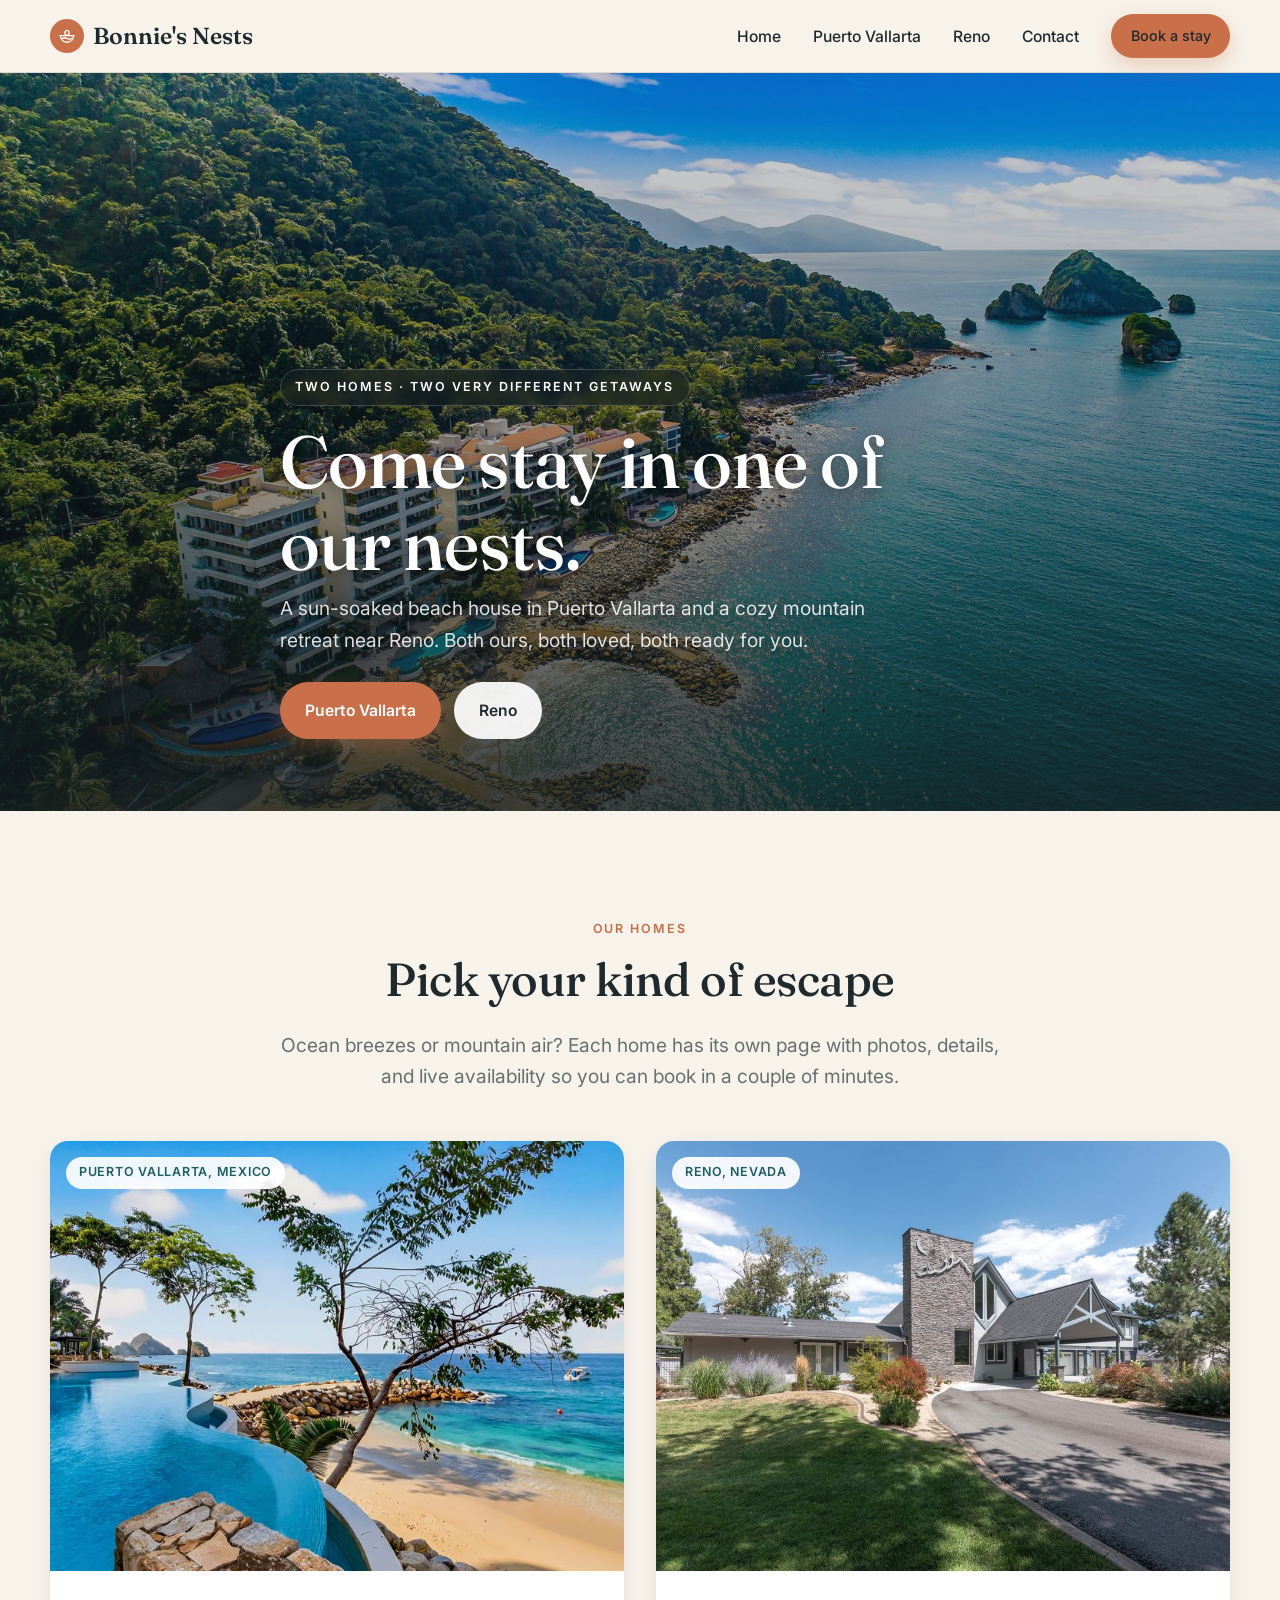
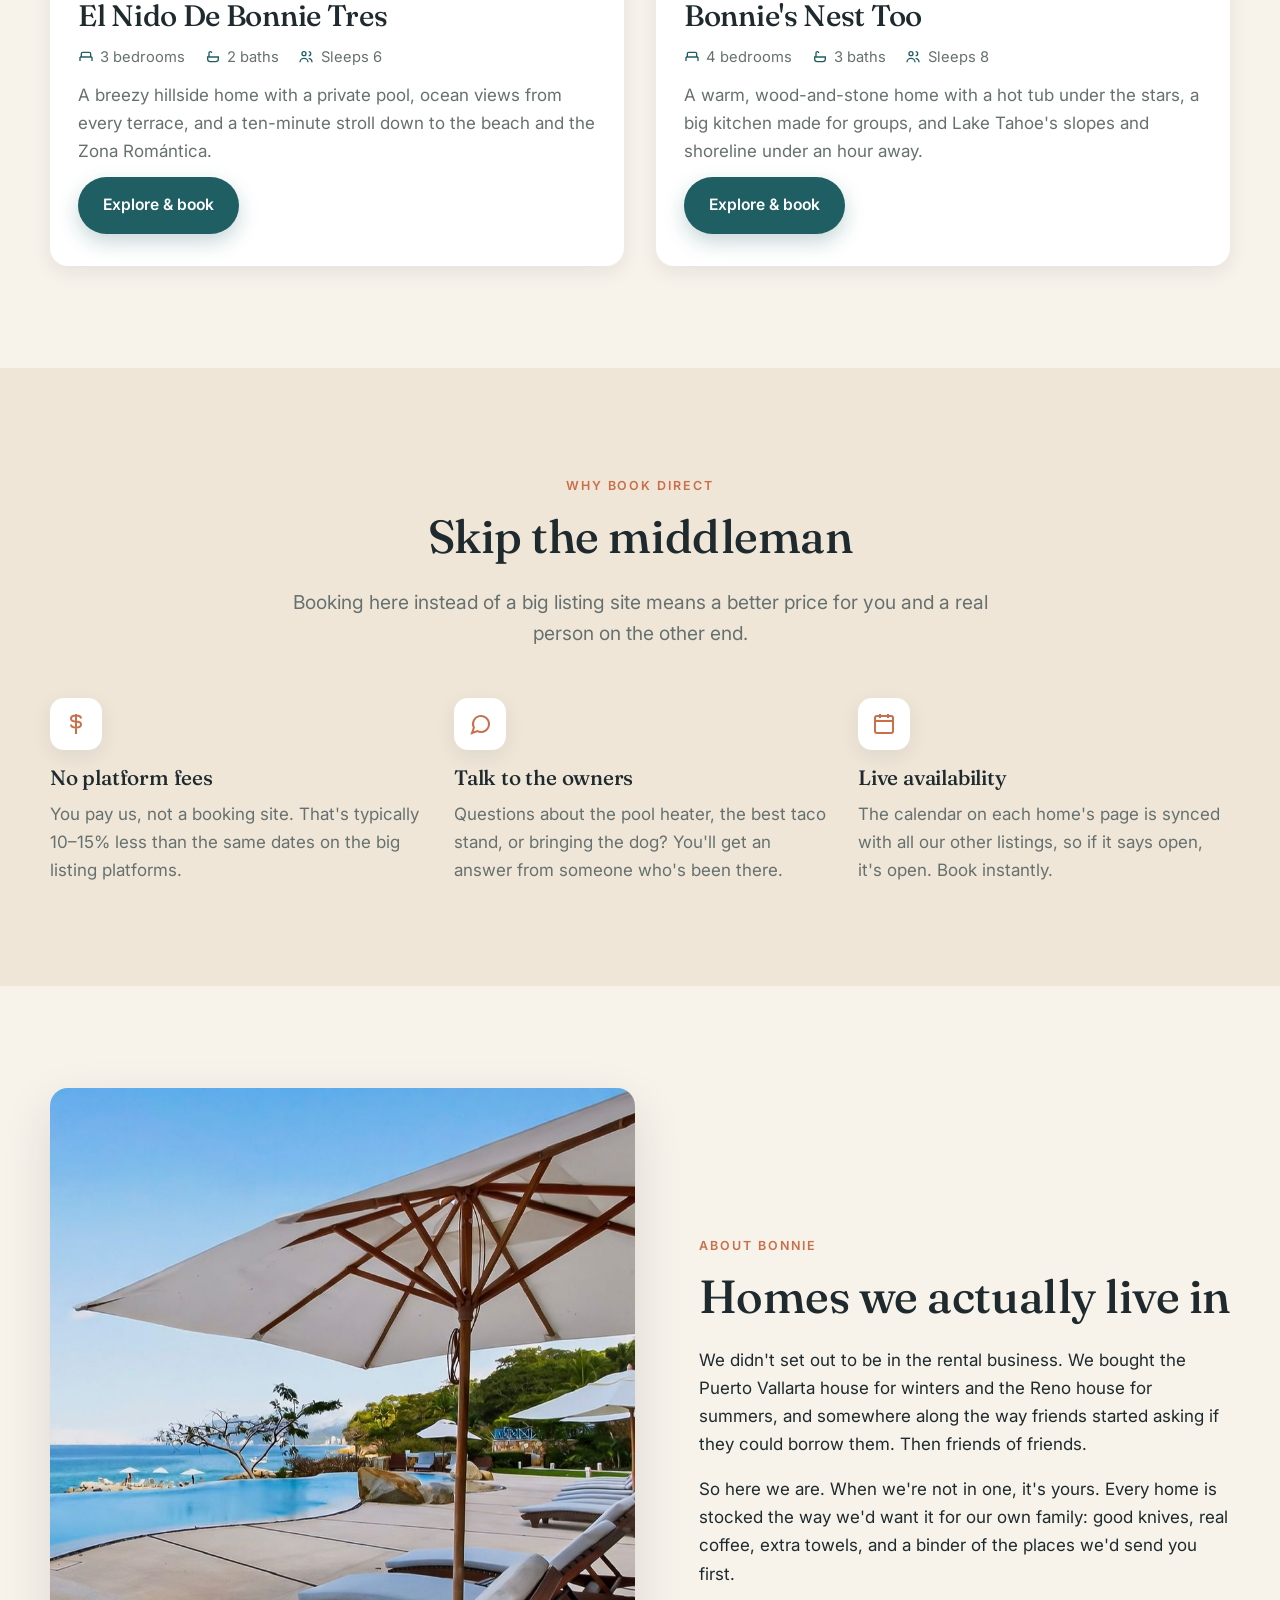
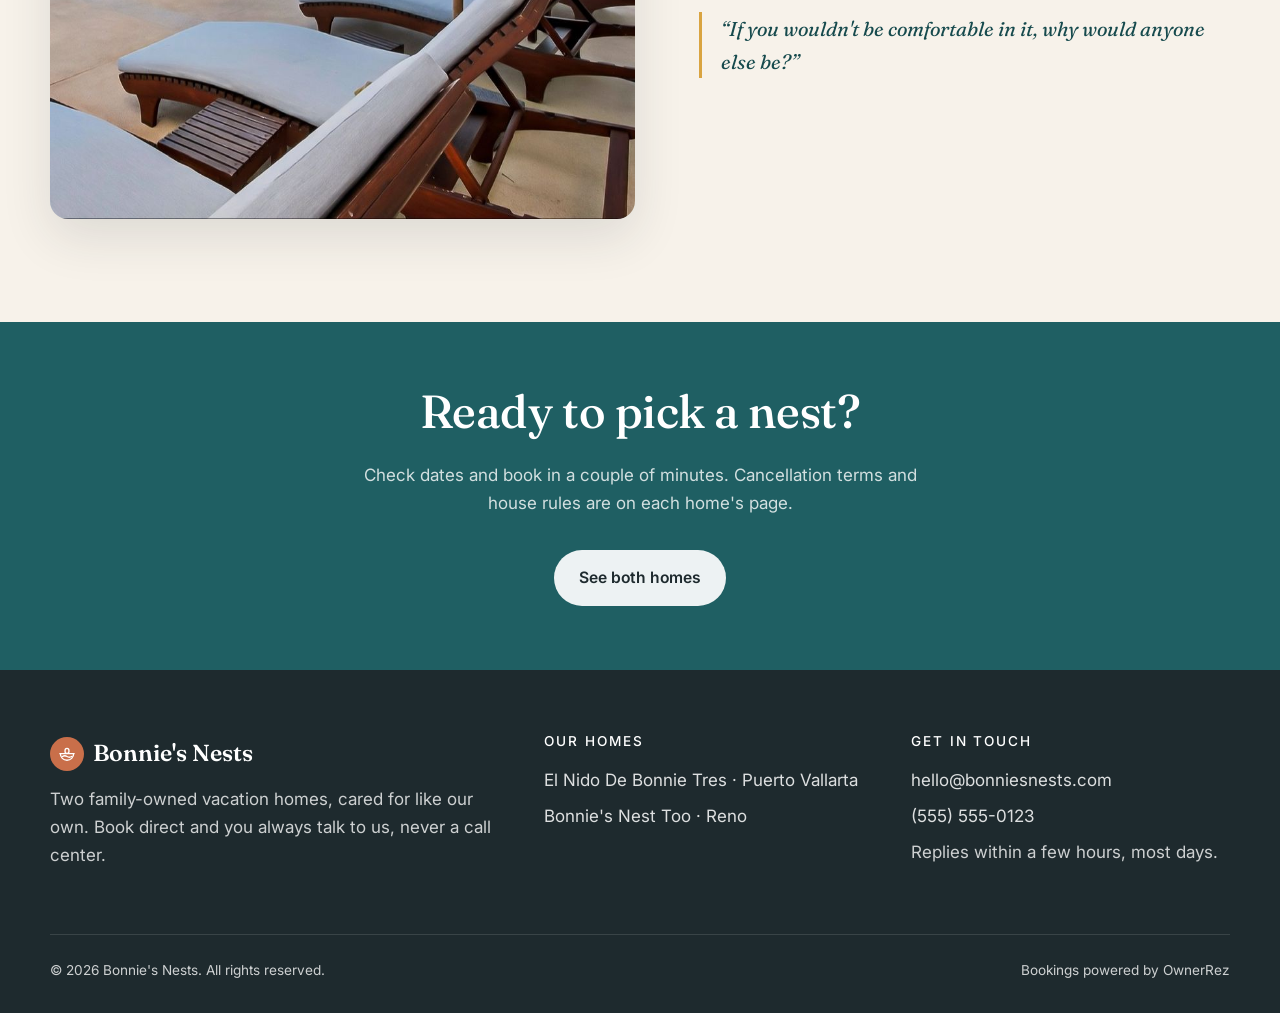
<file: index.html>
<!DOCTYPE html>
<html lang="en">
<head>
<meta charset="utf-8">
  <meta name="viewport" content="width=device-width, initial-scale=1">
  <link rel="preconnect" href="https://fonts.googleapis.com">
  <link rel="preconnect" href="https://fonts.gstatic.com" crossorigin>
  <link href="https://fonts.googleapis.com/css2?family=Fraunces:ital,opsz,wght@0,9..144,400;0,9..144,500;0,9..144,600;1,9..144,400&family=Inter:wght@400;500;600&display=swap" rel="stylesheet">
  <link rel="stylesheet" href="css/styles.css">
  <link rel="icon" href="data:image/svg+xml,<svg xmlns='http://www.w3.org/2000/svg' viewBox='0 0 24 24'><circle cx='12' cy='12' r='12' fill='%23c96f4a'/><g fill='none' stroke='white' stroke-width='1.6' stroke-linecap='round'><path d='M5 12c0 4 3.1 7 7 7s7-3 7-7'/><path d='M4.5 12h15'/><path d='M7 15c1.7-1 3.2-1 5 0s3.3 1 5 0'/><ellipse cx='12' cy='9.2' rx='2.1' ry='2.6'/></g></svg>">
  <title>Bonnie's Nests · Vacation homes in Puerto Vallarta and Reno</title>
  <meta name="description" content="Two family-owned vacation rentals: a beach house in Puerto Vallarta, Mexico and a mountain home in Reno, Nevada. Book direct, no platform fees.">
</head>
<body>
<header class="site-header">
  <div class="container nav">
    <a class="brand" href="index.html"><span class="brand__mark" aria-hidden="true"><svg viewBox="0 0 24 24" fill="none" stroke="currentColor" stroke-width="1.6" stroke-linecap="round" stroke-linejoin="round"><path d="M4 11.5c0 4.7 3.6 8 8 8s8-3.3 8-8"/><path d="M3.5 11.5h17"/><path d="M6.5 15c2-1.2 3.6-1.2 5.5 0s3.5 1.2 5.5 0"/><ellipse cx="12" cy="8.3" rx="2.4" ry="3"/></svg></span>Bonnie's Nests</a>
    <button class="nav__toggle" aria-label="Open menu" aria-expanded="false"><span></span><span></span><span></span></button>
    <ul class="nav__links">
      <li><a href="index.html">Home</a></li>
      <li><a href="puerto-vallarta.html">Puerto Vallarta</a></li>
      <li><a href="reno.html">Reno</a></li>
      <li><a href="#contact">Contact</a></li>
      <li><a class="btn btn--accent" href="index.html#homes">Book a stay</a></li>
    </ul>
  </div>
</header>

<section class="hero">
  <img class="hero__img" src="images/home-hero.jpg" alt="Aerial view of the Puerto Vallarta cove: turquoise water framed by forested mountains">
  <div class="container hero__content">
    <span class="eyebrow">Two homes · Two very different getaways</span>
    <h1>Come stay in one of our nests.</h1>
    <p>A sun-soaked beach house in Puerto Vallarta and a cozy mountain retreat near Reno. Both ours, both loved, both ready for you.</p>
    <div class="hero__actions">
      <a class="btn btn--accent" href="puerto-vallarta.html">Puerto Vallarta</a>
      <a class="btn btn--light" href="reno.html">Reno</a>
    </div>
  </div>
</section>

<section class="section" id="homes">
  <div class="container">
    <div class="center">
      <span class="eyebrow">Our homes</span>
      <h2>Pick your kind of escape</h2>
      <p class="lead">Ocean breezes or mountain air? Each home has its own page with photos, details, and live availability so you can book in a couple of minutes.</p>
    </div>

    <div class="homes">
      <article class="home-card">
        <a class="home-card__media" href="puerto-vallarta.html">
          <img src="images/pv-infinity-pool.jpg" alt="Infinity pool above the beach at El Nido De Bonnie Tres, Puerto Vallarta" loading="lazy">
          <span class="home-card__tag">Puerto Vallarta, Mexico</span>
        </a>
        <div class="home-card__body">
          <h3>El Nido De Bonnie Tres</h3>
          <ul class="facts">
            <li><svg viewBox="0 0 24 24" fill="none" stroke-width="2"><path d="M3 12h18M3 12v6M21 12v6M5 12V7a2 2 0 0 1 2-2h10a2 2 0 0 1 2 2v5"/></svg>3 bedrooms</li>
            <li><svg viewBox="0 0 24 24" fill="none" stroke-width="2"><path d="M4 12h16v3a4 4 0 0 1-4 4H8a4 4 0 0 1-4-4v-3zM6 12V6a2 2 0 0 1 4 0"/></svg>2 baths</li>
            <li><svg viewBox="0 0 24 24" fill="none" stroke-width="2"><circle cx="9" cy="7" r="3"/><path d="M3 20a6 6 0 0 1 12 0M16 4a3 3 0 0 1 0 6M21 20a6 6 0 0 0-5-5.9"/></svg>Sleeps 6</li>
          </ul>
          <p>A breezy hillside home with a private pool, ocean views from every terrace, and a ten-minute stroll down to the beach and the Zona Romántica.</p>
          <a class="btn btn--primary" href="puerto-vallarta.html">Explore &amp; book</a>
        </div>
      </article>

      <article class="home-card">
        <a class="home-card__media" href="reno.html">
          <img src="images/reno-exterior.jpg" alt="Front of Bonnie's Nest Too, Reno" loading="lazy">
          <span class="home-card__tag">Reno, Nevada</span>
        </a>
        <div class="home-card__body">
          <h3>Bonnie's Nest Too</h3>
          <ul class="facts">
            <li><svg viewBox="0 0 24 24" fill="none" stroke-width="2"><path d="M3 12h18M3 12v6M21 12v6M5 12V7a2 2 0 0 1 2-2h10a2 2 0 0 1 2 2v5"/></svg>4 bedrooms</li>
            <li><svg viewBox="0 0 24 24" fill="none" stroke-width="2"><path d="M4 12h16v3a4 4 0 0 1-4 4H8a4 4 0 0 1-4-4v-3zM6 12V6a2 2 0 0 1 4 0"/></svg>3 baths</li>
            <li><svg viewBox="0 0 24 24" fill="none" stroke-width="2"><circle cx="9" cy="7" r="3"/><path d="M3 20a6 6 0 0 1 12 0M16 4a3 3 0 0 1 0 6M21 20a6 6 0 0 0-5-5.9"/></svg>Sleeps 8</li>
          </ul>
          <p>A warm, wood-and-stone home with a hot tub under the stars, a big kitchen made for groups, and Lake Tahoe's slopes and shoreline under an hour away.</p>
          <a class="btn btn--primary" href="reno.html">Explore &amp; book</a>
        </div>
      </article>
    </div>
  </div>
</section>

<section class="section section--alt">
  <div class="container">
    <div class="center">
      <span class="eyebrow">Why book direct</span>
      <h2>Skip the middleman</h2>
      <p class="lead">Booking here instead of a big listing site means a better price for you and a real person on the other end.</p>
    </div>
    <div class="features">
      <div class="feature">
        <div class="feature__icon"><svg viewBox="0 0 24 24" fill="none" stroke-width="2"><path d="M12 2v20M17 6.5c0-1.9-2.2-3-5-3s-5 1.1-5 3 2.2 3 5 3 5 1.1 5 3-2.2 3-5 3-5-1.1-5-3"/></svg></div>
        <h3>No platform fees</h3>
        <p>You pay us, not a booking site. That's typically 10–15% less than the same dates on the big listing platforms.</p>
      </div>
      <div class="feature">
        <div class="feature__icon"><svg viewBox="0 0 24 24" fill="none" stroke-width="2"><path d="M21 12a8 8 0 0 1-11.6 7.1L4 21l1.9-5.4A8 8 0 1 1 21 12z"/></svg></div>
        <h3>Talk to the owners</h3>
        <p>Questions about the pool heater, the best taco stand, or bringing the dog? You'll get an answer from someone who's been there.</p>
      </div>
      <div class="feature">
        <div class="feature__icon"><svg viewBox="0 0 24 24" fill="none" stroke-width="2"><rect x="3" y="4" width="18" height="17" rx="2"/><path d="M3 9h18M8 2v4M16 2v4"/></svg></div>
        <h3>Live availability</h3>
        <p>The calendar on each home's page is synced with all our other listings, so if it says open, it's open. Book instantly.</p>
      </div>
    </div>
  </div>
</section>

<section class="section">
  <div class="container about">
    <img class="about__img" src="images/home-about.jpg" alt="Umbrella and loungers beside the infinity pool in Puerto Vallarta" loading="lazy">
    <div>
      <span class="eyebrow">About Bonnie</span>
      <h2>Homes we actually live in</h2>
      <p>We didn't set out to be in the rental business. We bought the Puerto Vallarta house for winters and the Reno house for summers, and somewhere along the way friends started asking if they could borrow them. Then friends of friends.</p>
      <p>So here we are. When we're not in one, it's yours. Every home is stocked the way we'd want it for our own family: good knives, real coffee, extra towels, and a binder of the places we'd send you first.</p>
      <blockquote>“If you wouldn't be comfortable in it, why would anyone else be?”</blockquote>
    </div>
  </div>
</section>

<section class="section section--tight cta-band">
  <div class="container">
    <h2>Ready to pick a nest?</h2>
    <p>Check dates and book in a couple of minutes. Cancellation terms and house rules are on each home's page.</p>
    <a class="btn btn--light" href="#homes">See both homes</a>
  </div>
</section>

<footer class="site-footer" id="contact">
  <div class="container">
    <div class="footer-grid">
      <div>
        <a class="brand" href="index.html"><span class="brand__mark" aria-hidden="true"><svg viewBox="0 0 24 24" fill="none" stroke="currentColor" stroke-width="1.6" stroke-linecap="round" stroke-linejoin="round"><path d="M4 11.5c0 4.7 3.6 8 8 8s8-3.3 8-8"/><path d="M3.5 11.5h17"/><path d="M6.5 15c2-1.2 3.6-1.2 5.5 0s3.5 1.2 5.5 0"/><ellipse cx="12" cy="8.3" rx="2.4" ry="3"/></svg></span>Bonnie's Nests</a>
        <p>Two family-owned vacation homes, cared for like our own. Book direct and you always talk to us, never a call center.</p>
      </div>
      <div>
        <h4>Our homes</h4>
        <ul>
          <li><a href="puerto-vallarta.html">El Nido De Bonnie Tres · Puerto Vallarta</a></li>
          <li><a href="reno.html">Bonnie's Nest Too · Reno</a></li>
        </ul>
      </div>
      <div>
        <h4>Get in touch</h4>
        <ul>
          <!-- TODO: replace with real contact details -->
          <li><a href="mailto:hello@bonniesnests.com">hello@bonniesnests.com</a></li>
          <li><a href="tel:+15555550123">(555) 555-0123</a></li>
          <li>Replies within a few hours, most days.</li>
        </ul>
      </div>
    </div>
    <div class="footer-bottom">
      <span>© 2026 Bonnie's Nests. All rights reserved.</span>
      <span>Bookings powered by OwnerRez</span>
    </div>
  </div>
</footer>
<script src="js/main.js"></script>
</body>
</html>
</file>
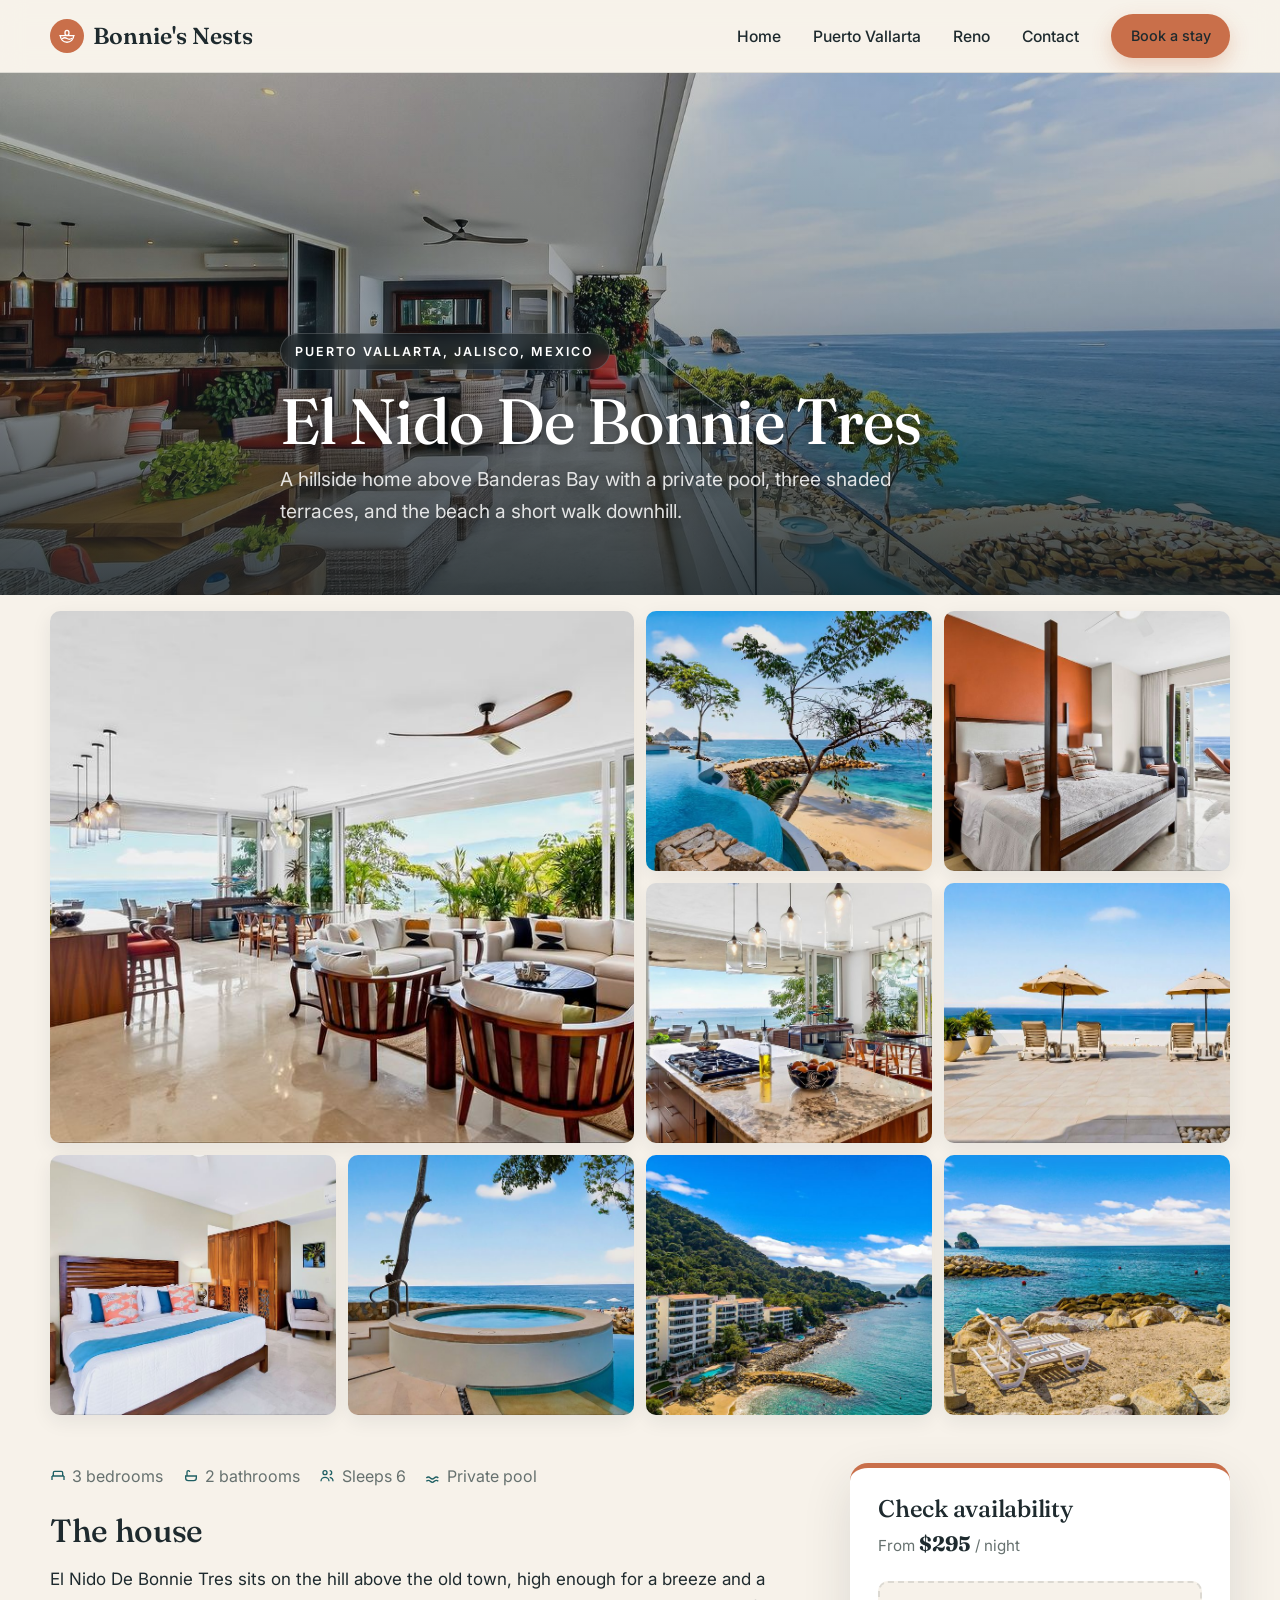
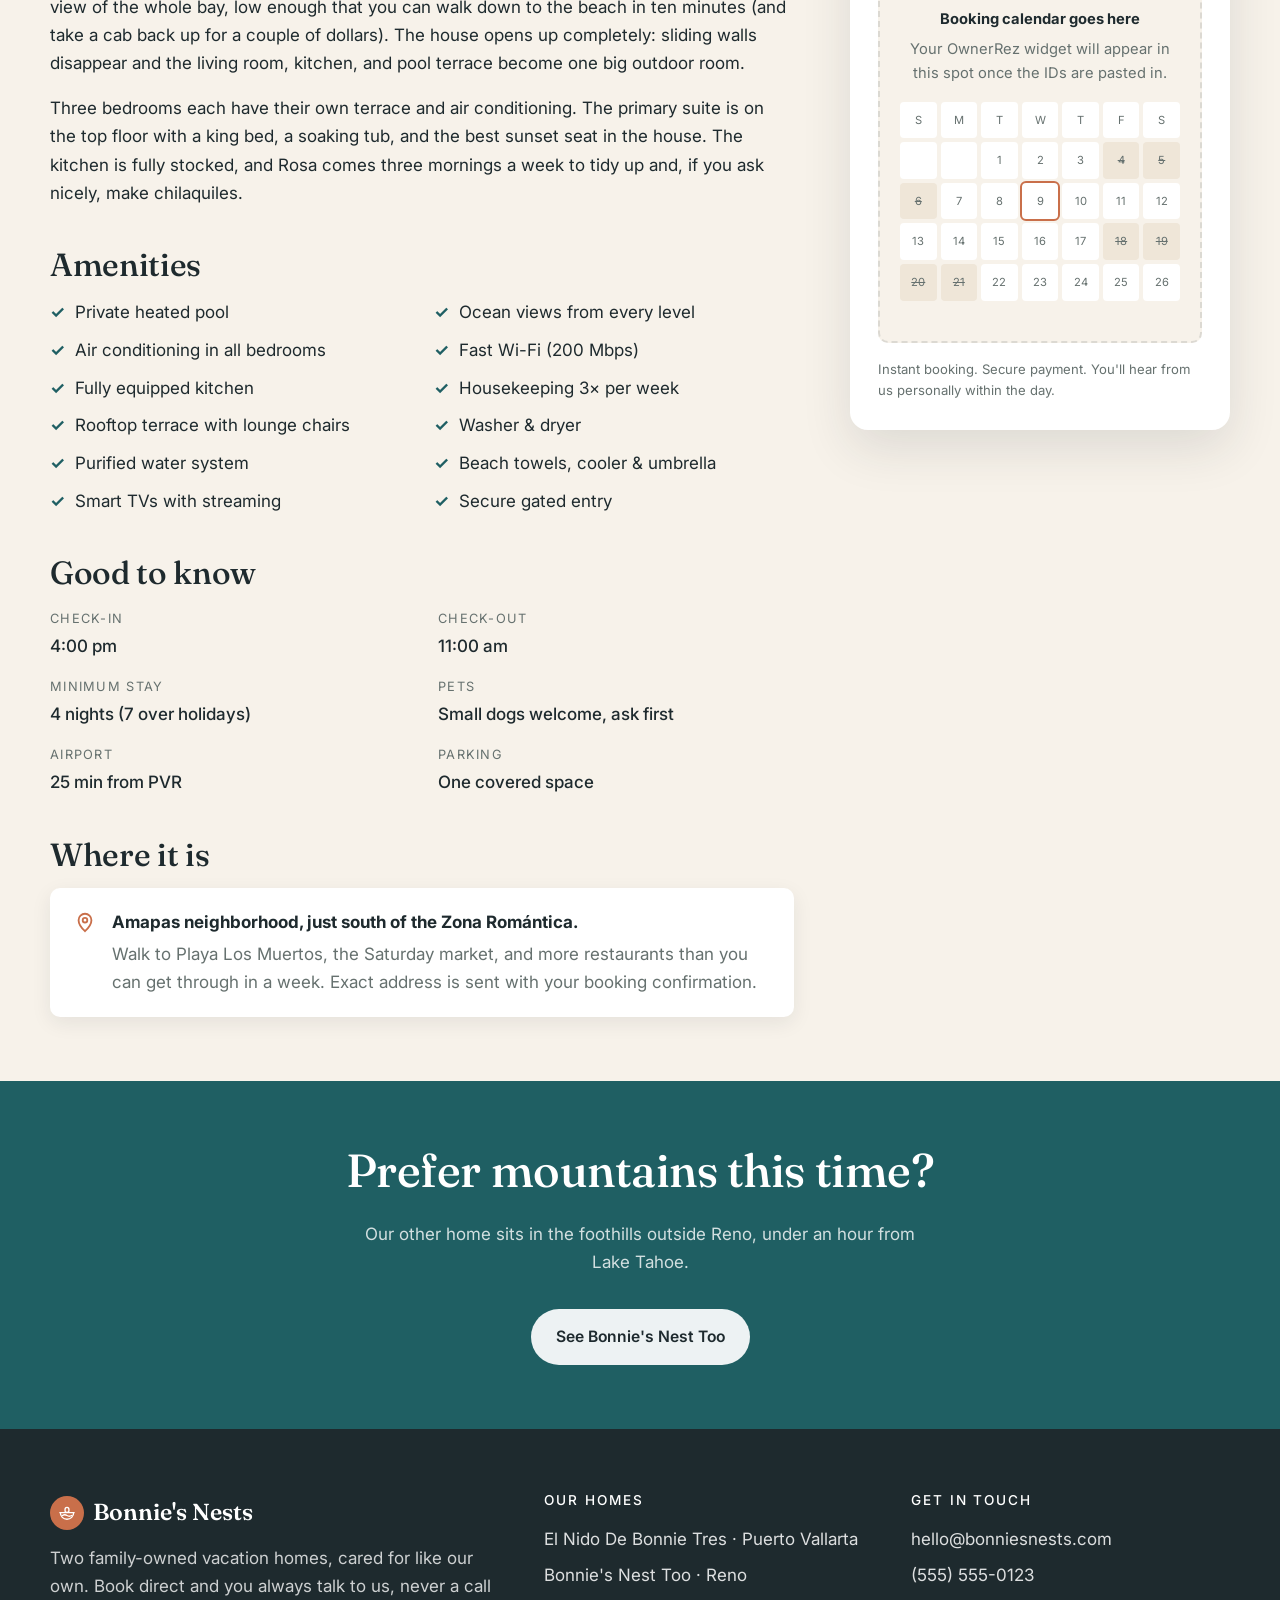
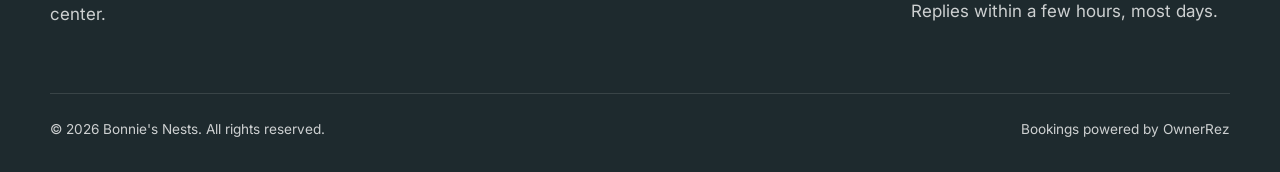
<file: puerto-vallarta.html>
<!DOCTYPE html>
<html lang="en">
<head>
<meta charset="utf-8">
  <meta name="viewport" content="width=device-width, initial-scale=1">
  <link rel="preconnect" href="https://fonts.googleapis.com">
  <link rel="preconnect" href="https://fonts.gstatic.com" crossorigin>
  <link href="https://fonts.googleapis.com/css2?family=Fraunces:ital,opsz,wght@0,9..144,400;0,9..144,500;0,9..144,600;1,9..144,400&family=Inter:wght@400;500;600&display=swap" rel="stylesheet">
  <link rel="stylesheet" href="css/styles.css">
  <link rel="icon" href="data:image/svg+xml,<svg xmlns='http://www.w3.org/2000/svg' viewBox='0 0 24 24'><circle cx='12' cy='12' r='12' fill='%23c96f4a'/><g fill='none' stroke='white' stroke-width='1.6' stroke-linecap='round'><path d='M5 12c0 4 3.1 7 7 7s7-3 7-7'/><path d='M4.5 12h15'/><path d='M7 15c1.7-1 3.2-1 5 0s3.3 1 5 0'/><ellipse cx='12' cy='9.2' rx='2.1' ry='2.6'/></g></svg>">
  <title>El Nido De Bonnie Tres · Puerto Vallarta · Bonnie's Nests</title>
  <meta name="description" content="El Nido De Bonnie Tres: a 3-bedroom hillside home in Puerto Vallarta with a private pool and ocean views. Book direct.">
</head>
<body>
<header class="site-header">
  <div class="container nav">
    <a class="brand" href="index.html"><span class="brand__mark" aria-hidden="true"><svg viewBox="0 0 24 24" fill="none" stroke="currentColor" stroke-width="1.6" stroke-linecap="round" stroke-linejoin="round"><path d="M4 11.5c0 4.7 3.6 8 8 8s8-3.3 8-8"/><path d="M3.5 11.5h17"/><path d="M6.5 15c2-1.2 3.6-1.2 5.5 0s3.5 1.2 5.5 0"/><ellipse cx="12" cy="8.3" rx="2.4" ry="3"/></svg></span>Bonnie's Nests</a>
    <button class="nav__toggle" aria-label="Open menu" aria-expanded="false"><span></span><span></span><span></span></button>
    <ul class="nav__links">
      <li><a href="index.html">Home</a></li>
      <li><a href="puerto-vallarta.html">Puerto Vallarta</a></li>
      <li><a href="reno.html">Reno</a></li>
      <li><a href="#contact">Contact</a></li>
      <li><a class="btn btn--accent" href="index.html#homes">Book a stay</a></li>
    </ul>
  </div>
</header>

<section class="hero prop-hero">
  <img class="hero__img" src="images/pv-hero.jpg" alt="Covered terrace at El Nido De Bonnie Tres looking over the cove, pool and Los Arcos">
  <div class="container hero__content">
    <span class="eyebrow">Puerto Vallarta, Jalisco, Mexico</span>
    <h1>El Nido De Bonnie Tres</h1>
    <p>A hillside home above Banderas Bay with a private pool, three shaded terraces, and the beach a short walk downhill.</p>
  </div>
</section>

<section class="section--tight">
  <div class="container">
    <div class="gallery">
      <a href="images/pv-living-room-lg.jpg"><img src="images/pv-living-room.jpg" alt="Open-plan living room with sliding walls open to the ocean"></a>
      <a href="images/pv-infinity-pool-lg.jpg"><img src="images/pv-infinity-pool.jpg" alt="Infinity pool above the beach and Banderas Bay" loading="lazy"></a>
      <a href="images/pv-primary-bedroom-lg.jpg"><img src="images/pv-primary-bedroom.jpg" alt="Primary bedroom with four-poster king bed and ocean-view terrace" loading="lazy"></a>
      <a href="images/pv-kitchen-lg.jpg"><img src="images/pv-kitchen.jpg" alt="Kitchen island and dining table with ocean views" loading="lazy"></a>
      <a href="images/pv-rooftop-lg.jpg"><img src="images/pv-rooftop.jpg" alt="Rooftop sun deck with umbrellas and loungers over the ocean" loading="lazy"></a>
      <a href="images/pv-second-bedroom-lg.jpg"><img src="images/pv-second-bedroom.jpg" alt="Second bedroom with king bed and jungle views" loading="lazy"></a>
      <a href="images/pv-hot-tub-lg.jpg"><img src="images/pv-hot-tub.jpg" alt="Hot tub beside the infinity pool with Los Arcos in the distance" loading="lazy"></a>
      <a href="images/pv-aerial-lg.jpg"><img src="images/pv-aerial.jpg" alt="Aerial view of the building on the cove with Los Arcos behind" loading="lazy"></a>
      <a href="images/pv-beach-lg.jpg"><img src="images/pv-beach.jpg" alt="Loungers on the private beach with Los Arcos in the distance" loading="lazy"></a>
    </div>

    <div class="prop-layout">
      <div class="prop-main">
        <ul class="facts">
          <li><svg viewBox="0 0 24 24" fill="none" stroke-width="2"><path d="M3 12h18M3 12v6M21 12v6M5 12V7a2 2 0 0 1 2-2h10a2 2 0 0 1 2 2v5"/></svg>3 bedrooms</li>
          <li><svg viewBox="0 0 24 24" fill="none" stroke-width="2"><path d="M4 12h16v3a4 4 0 0 1-4 4H8a4 4 0 0 1-4-4v-3zM6 12V6a2 2 0 0 1 4 0"/></svg>2 bathrooms</li>
          <li><svg viewBox="0 0 24 24" fill="none" stroke-width="2"><circle cx="9" cy="7" r="3"/><path d="M3 20a6 6 0 0 1 12 0M16 4a3 3 0 0 1 0 6M21 20a6 6 0 0 0-5-5.9"/></svg>Sleeps 6</li>
          <li><svg viewBox="0 0 24 24" fill="none" stroke-width="2"><path d="M2 20c2-2 4-2 6 0s4 2 6 0 4-2 6 0M2 15c2-2 4-2 6 0s4 2 6 0 4-2 6 0"/></svg>Private pool</li>
        </ul>

        <h2>The house</h2>
        <p>El Nido De Bonnie Tres sits on the hill above the old town, high enough for a breeze and a view of the whole bay, low enough that you can walk down to the beach in ten minutes (and take a cab back up for a couple of dollars). The house opens up completely: sliding walls disappear and the living room, kitchen, and pool terrace become one big outdoor room.</p>
        <p>Three bedrooms each have their own terrace and air conditioning. The primary suite is on the top floor with a king bed, a soaking tub, and the best sunset seat in the house. The kitchen is fully stocked, and Rosa comes three mornings a week to tidy up and, if you ask nicely, make chilaquiles.</p>

        <h2>Amenities</h2>
        <ul class="amenities">
          <li>Private heated pool</li>
          <li>Ocean views from every level</li>
          <li>Air conditioning in all bedrooms</li>
          <li>Fast Wi-Fi (200 Mbps)</li>
          <li>Fully equipped kitchen</li>
          <li>Housekeeping 3× per week</li>
          <li>Rooftop terrace with lounge chairs</li>
          <li>Washer &amp; dryer</li>
          <li>Purified water system</li>
          <li>Beach towels, cooler &amp; umbrella</li>
          <li>Smart TVs with streaming</li>
          <li>Secure gated entry</li>
        </ul>

        <h2>Good to know</h2>
        <dl class="details">
          <div><dt>Check-in</dt><dd>4:00 pm</dd></div>
          <div><dt>Check-out</dt><dd>11:00 am</dd></div>
          <div><dt>Minimum stay</dt><dd>4 nights (7 over holidays)</dd></div>
          <div><dt>Pets</dt><dd>Small dogs welcome, ask first</dd></div>
          <div><dt>Airport</dt><dd>25 min from PVR</dd></div>
          <div><dt>Parking</dt><dd>One covered space</dd></div>
        </dl>

        <h2>Where it is</h2>
        <div class="map-note">
          <svg viewBox="0 0 24 24" fill="none" stroke-width="2"><path d="M12 22s7-6.5 7-12a7 7 0 1 0-14 0c0 5.5 7 12 7 12z"/><circle cx="12" cy="10" r="2.5"/></svg>
          <div>
            <strong>Amapas neighborhood, just south of the Zona Romántica.</strong>
            <p style="margin:0.25rem 0 0;color:var(--muted)">Walk to Playa Los Muertos, the Saturday market, and more restaurants than you can get through in a week. Exact address is sent with your booking confirmation.</p>
          </div>
        </div>
      </div>

      <aside class="booking" id="book">
        <h3>Check availability</h3>
        <p class="booking__price">From <strong>$295</strong> / night <!-- TODO: real rate --></p>

        <!--
          OwnerRez booking widget.
          Replace the two REPLACE_WITH values with the IDs from
          OwnerRez → Settings → Widgets → (your Booking/Inquiry widget for this property).
        -->
        <div class="ownerrez-widget"
             data-propertyId="REPLACE_WITH_PROPERTY_ID"
             data-widget-type="Booking/Inquiry"
             data-widgetId="REPLACE_WITH_WIDGET_ID"></div>

        <!-- Shown until the real widget is configured and loads -->
        <div class="widget-placeholder">
          <strong>Booking calendar goes here</strong>
          Your OwnerRez widget will appear in this spot once the IDs are pasted in.
          <div class="calendar" aria-hidden="true">
            <span>S</span><span>M</span><span>T</span><span>W</span><span>T</span><span>F</span><span>S</span>
            <span></span><span></span><span>1</span><span>2</span><span>3</span><span class="booked">4</span><span class="booked">5</span>
            <span class="booked">6</span><span>7</span><span>8</span><span class="today">9</span><span>10</span><span>11</span><span>12</span>
            <span>13</span><span>14</span><span>15</span><span>16</span><span>17</span><span class="booked">18</span><span class="booked">19</span>
            <span class="booked">20</span><span class="booked">21</span><span>22</span><span>23</span><span>24</span><span>25</span><span>26</span>
          </div>
        </div>

        <p class="booking__note">Instant booking. Secure payment. You'll hear from us personally within the day.</p>
      </aside>
    </div>
  </div>
</section>

<section class="section section--tight cta-band">
  <div class="container">
    <h2>Prefer mountains this time?</h2>
    <p>Our other home sits in the foothills outside Reno, under an hour from Lake Tahoe.</p>
    <a class="btn btn--light" href="reno.html">See Bonnie's Nest Too</a>
  </div>
</section>

<footer class="site-footer" id="contact">
  <div class="container">
    <div class="footer-grid">
      <div>
        <a class="brand" href="index.html"><span class="brand__mark" aria-hidden="true"><svg viewBox="0 0 24 24" fill="none" stroke="currentColor" stroke-width="1.6" stroke-linecap="round" stroke-linejoin="round"><path d="M4 11.5c0 4.7 3.6 8 8 8s8-3.3 8-8"/><path d="M3.5 11.5h17"/><path d="M6.5 15c2-1.2 3.6-1.2 5.5 0s3.5 1.2 5.5 0"/><ellipse cx="12" cy="8.3" rx="2.4" ry="3"/></svg></span>Bonnie's Nests</a>
        <p>Two family-owned vacation homes, cared for like our own. Book direct and you always talk to us, never a call center.</p>
      </div>
      <div>
        <h4>Our homes</h4>
        <ul>
          <li><a href="puerto-vallarta.html">El Nido De Bonnie Tres · Puerto Vallarta</a></li>
          <li><a href="reno.html">Bonnie's Nest Too · Reno</a></li>
        </ul>
      </div>
      <div>
        <h4>Get in touch</h4>
        <ul>
          <!-- TODO: replace with real contact details -->
          <li><a href="mailto:hello@bonniesnests.com">hello@bonniesnests.com</a></li>
          <li><a href="tel:+15555550123">(555) 555-0123</a></li>
          <li>Replies within a few hours, most days.</li>
        </ul>
      </div>
    </div>
    <div class="footer-bottom">
      <span>© 2026 Bonnie's Nests. All rights reserved.</span>
      <span>Bookings powered by OwnerRez</span>
    </div>
  </div>
</footer>
<script src="js/main.js"></script>
<!-- OwnerRez widget loader: only needed once per page -->
<script src="https://secure.ownerreservations.com/widget.js" async></script>
</body>
</html>
</file>
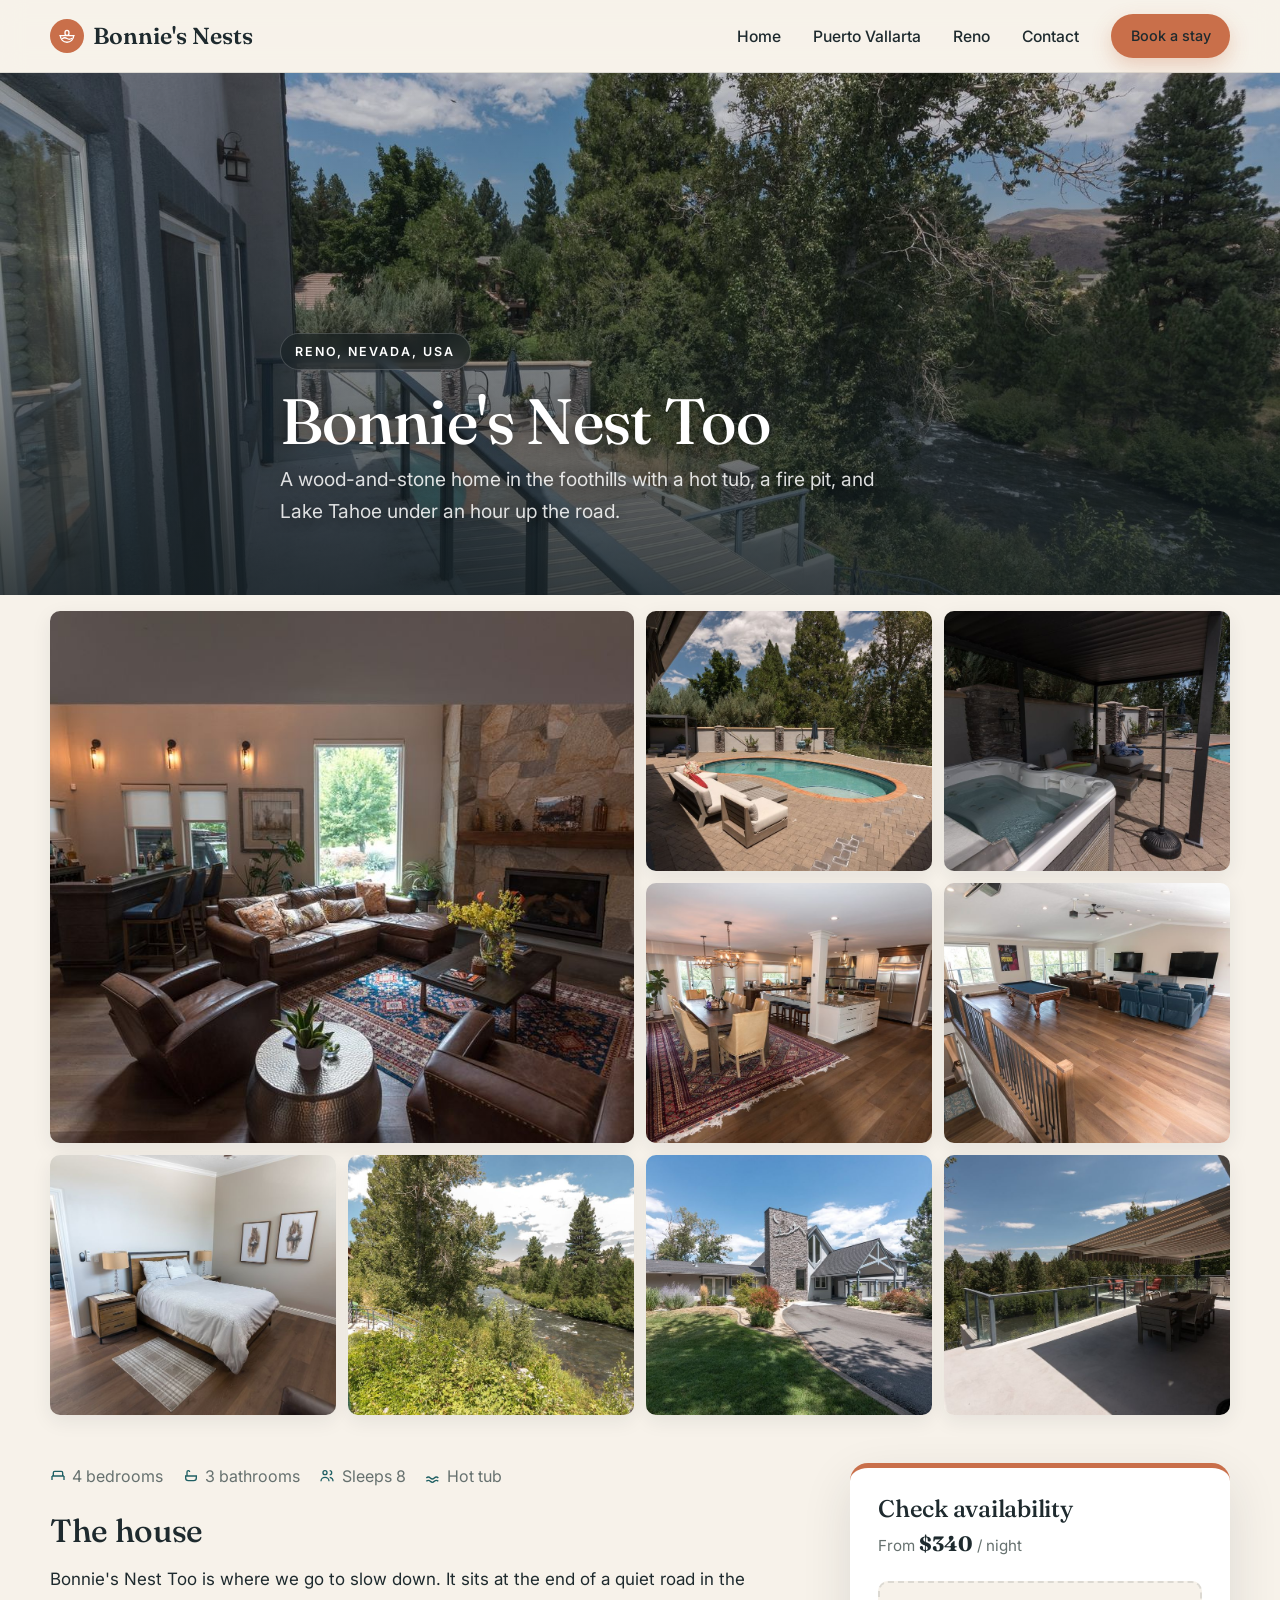
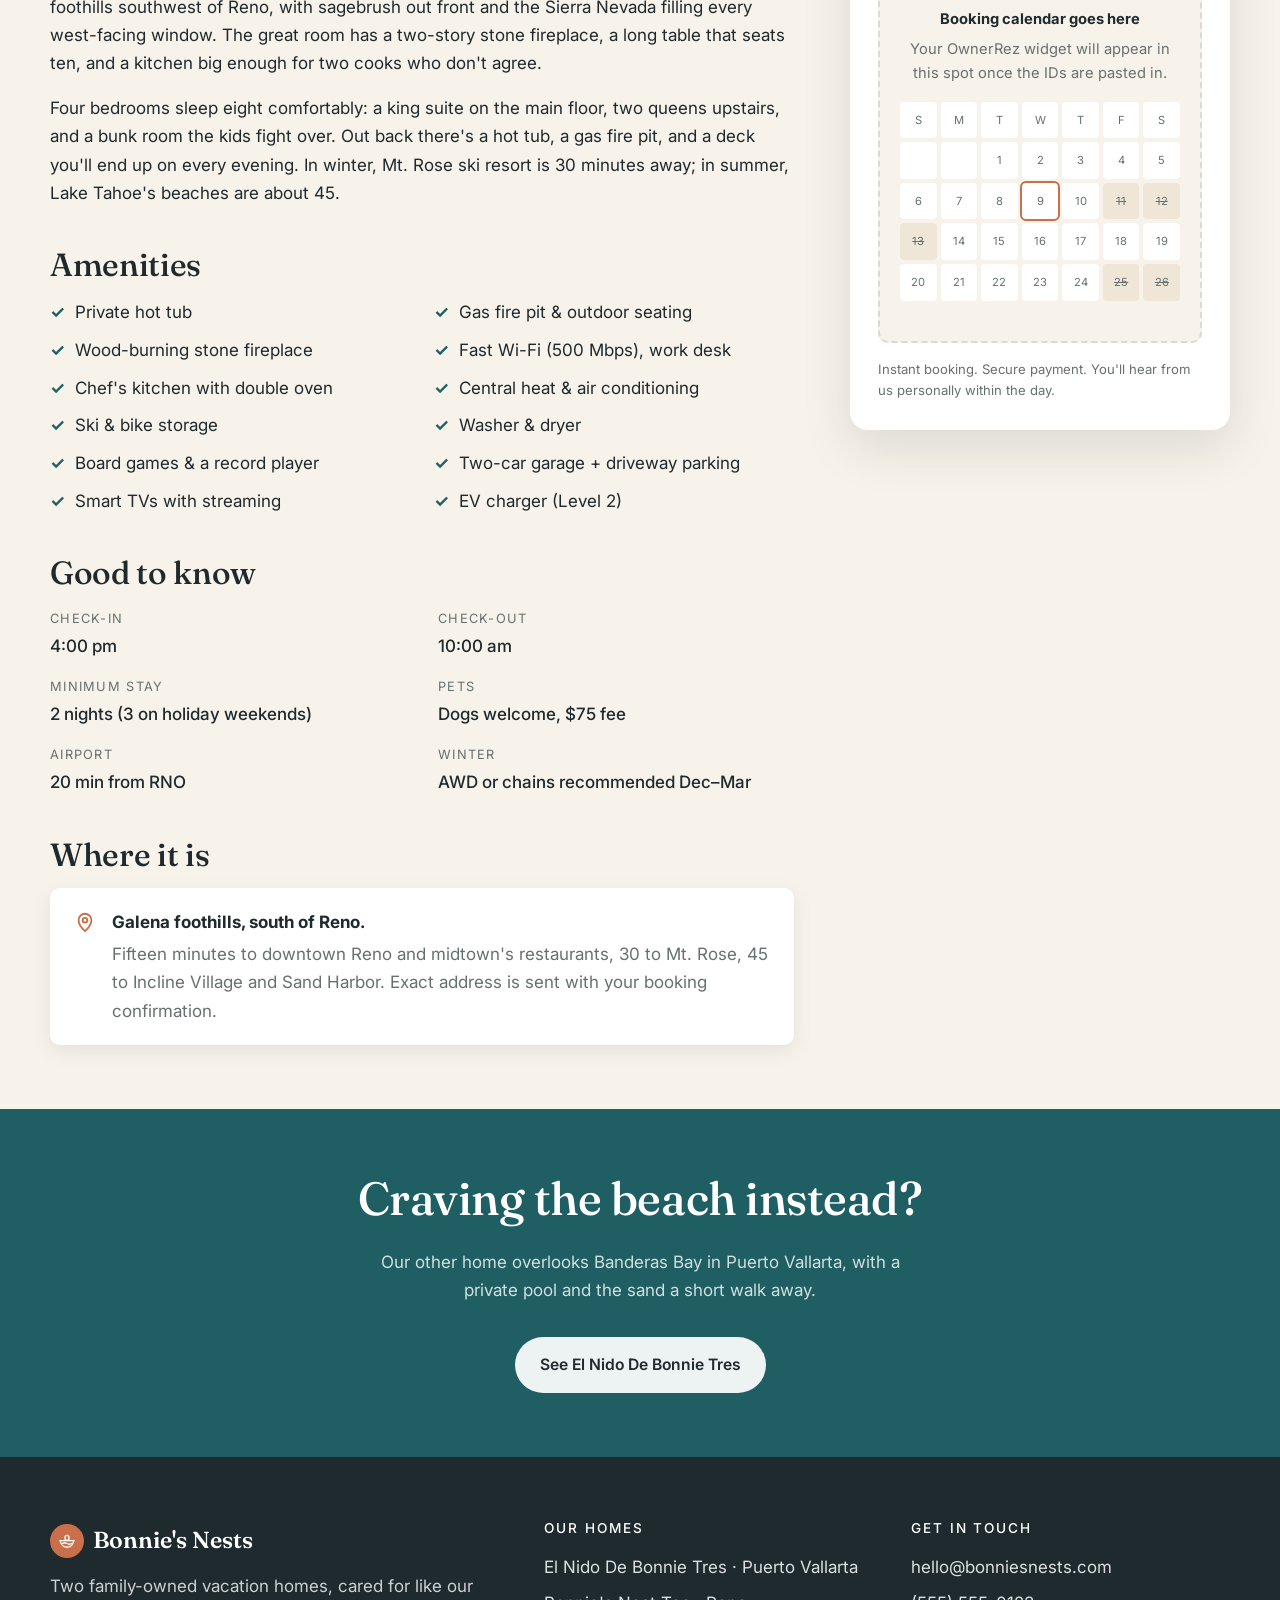
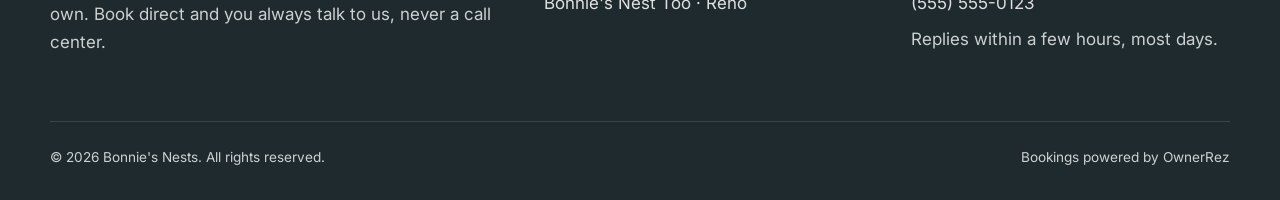
<file: reno.html>
<!DOCTYPE html>
<html lang="en">
<head>
<meta charset="utf-8">
  <meta name="viewport" content="width=device-width, initial-scale=1">
  <link rel="preconnect" href="https://fonts.googleapis.com">
  <link rel="preconnect" href="https://fonts.gstatic.com" crossorigin>
  <link href="https://fonts.googleapis.com/css2?family=Fraunces:ital,opsz,wght@0,9..144,400;0,9..144,500;0,9..144,600;1,9..144,400&family=Inter:wght@400;500;600&display=swap" rel="stylesheet">
  <link rel="stylesheet" href="css/styles.css">
  <link rel="icon" href="data:image/svg+xml,<svg xmlns='http://www.w3.org/2000/svg' viewBox='0 0 24 24'><circle cx='12' cy='12' r='12' fill='%23c96f4a'/><g fill='none' stroke='white' stroke-width='1.6' stroke-linecap='round'><path d='M5 12c0 4 3.1 7 7 7s7-3 7-7'/><path d='M4.5 12h15'/><path d='M7 15c1.7-1 3.2-1 5 0s3.3 1 5 0'/><ellipse cx='12' cy='9.2' rx='2.1' ry='2.6'/></g></svg>">
  <title>Bonnie's Nest Too · Reno · Bonnie's Nests</title>
  <meta name="description" content="Bonnie's Nest Too: a 4-bedroom mountain home outside Reno, Nevada with a hot tub and views, under an hour from Lake Tahoe. Book direct.">
</head>
<body>
<header class="site-header">
  <div class="container nav">
    <a class="brand" href="index.html"><span class="brand__mark" aria-hidden="true"><svg viewBox="0 0 24 24" fill="none" stroke="currentColor" stroke-width="1.6" stroke-linecap="round" stroke-linejoin="round"><path d="M4 11.5c0 4.7 3.6 8 8 8s8-3.3 8-8"/><path d="M3.5 11.5h17"/><path d="M6.5 15c2-1.2 3.6-1.2 5.5 0s3.5 1.2 5.5 0"/><ellipse cx="12" cy="8.3" rx="2.4" ry="3"/></svg></span>Bonnie's Nests</a>
    <button class="nav__toggle" aria-label="Open menu" aria-expanded="false"><span></span><span></span><span></span></button>
    <ul class="nav__links">
      <li><a href="index.html">Home</a></li>
      <li><a href="puerto-vallarta.html">Puerto Vallarta</a></li>
      <li><a href="reno.html">Reno</a></li>
      <li><a href="#contact">Contact</a></li>
      <li><a class="btn btn--accent" href="index.html#homes">Book a stay</a></li>
    </ul>
  </div>
</header>

<section class="hero prop-hero">
  <img class="hero__img" src="images/reno-hero.jpg" alt="Upper deck at Bonnie's Nest Too overlooking the pool, the Truckee River and the mountains">
  <div class="container hero__content">
    <span class="eyebrow">Reno, Nevada, USA</span>
    <h1>Bonnie's Nest Too</h1>
    <p>A wood-and-stone home in the foothills with a hot tub, a fire pit, and Lake Tahoe under an hour up the road.</p>
  </div>
</section>

<section class="section--tight">
  <div class="container">
    <div class="gallery">
      <a href="images/reno-great-room-lg.jpg"><img src="images/reno-great-room.jpg" alt="Great room with two-story stone fireplace, leather sofas and bar"></a>
      <a href="images/reno-pool-lg.jpg"><img src="images/reno-pool.jpg" alt="Backyard pool with lounge seating" loading="lazy"></a>
      <a href="images/reno-hot-tub-lg.jpg"><img src="images/reno-hot-tub.jpg" alt="Hot tub under the covered pergola beside the pool" loading="lazy"></a>
      <a href="images/reno-kitchen-dining-lg.jpg"><img src="images/reno-kitchen-dining.jpg" alt="Dining table for ten and chef's kitchen" loading="lazy"></a>
      <a href="images/reno-game-room-lg.jpg"><img src="images/reno-game-room.jpg" alt="Upstairs game room with pool table and theater seating" loading="lazy"></a>
      <a href="images/reno-primary-bedroom-lg.jpg"><img src="images/reno-primary-bedroom.jpg" alt="Bedroom with king bed" loading="lazy"></a>
      <a href="images/reno-river-lg.jpg"><img src="images/reno-river.jpg" alt="The Truckee River running past the backyard" loading="lazy"></a>
      <a href="images/reno-exterior-lg.jpg"><img src="images/reno-exterior.jpg" alt="Front of the house with stone chimney and lawn" loading="lazy"></a>
      <a href="images/reno-deck-dining-lg.jpg"><img src="images/reno-deck-dining.jpg" alt="Covered upper deck with outdoor dining and gas grill" loading="lazy"></a>
    </div>

    <div class="prop-layout">
      <div class="prop-main">
        <ul class="facts">
          <li><svg viewBox="0 0 24 24" fill="none" stroke-width="2"><path d="M3 12h18M3 12v6M21 12v6M5 12V7a2 2 0 0 1 2-2h10a2 2 0 0 1 2 2v5"/></svg>4 bedrooms</li>
          <li><svg viewBox="0 0 24 24" fill="none" stroke-width="2"><path d="M4 12h16v3a4 4 0 0 1-4 4H8a4 4 0 0 1-4-4v-3zM6 12V6a2 2 0 0 1 4 0"/></svg>3 bathrooms</li>
          <li><svg viewBox="0 0 24 24" fill="none" stroke-width="2"><circle cx="9" cy="7" r="3"/><path d="M3 20a6 6 0 0 1 12 0M16 4a3 3 0 0 1 0 6M21 20a6 6 0 0 0-5-5.9"/></svg>Sleeps 8</li>
          <li><svg viewBox="0 0 24 24" fill="none" stroke-width="2"><path d="M2 20c2-2 4-2 6 0s4 2 6 0 4-2 6 0M2 15c2-2 4-2 6 0s4 2 6 0 4-2 6 0"/></svg>Hot tub</li>
        </ul>

        <h2>The house</h2>
        <p>Bonnie's Nest Too is where we go to slow down. It sits at the end of a quiet road in the foothills southwest of Reno, with sagebrush out front and the Sierra Nevada filling every west-facing window. The great room has a two-story stone fireplace, a long table that seats ten, and a kitchen big enough for two cooks who don't agree.</p>
        <p>Four bedrooms sleep eight comfortably: a king suite on the main floor, two queens upstairs, and a bunk room the kids fight over. Out back there's a hot tub, a gas fire pit, and a deck you'll end up on every evening. In winter, Mt. Rose ski resort is 30 minutes away; in summer, Lake Tahoe's beaches are about 45.</p>

        <h2>Amenities</h2>
        <ul class="amenities">
          <li>Private hot tub</li>
          <li>Gas fire pit &amp; outdoor seating</li>
          <li>Wood-burning stone fireplace</li>
          <li>Fast Wi-Fi (500 Mbps), work desk</li>
          <li>Chef's kitchen with double oven</li>
          <li>Central heat &amp; air conditioning</li>
          <li>Ski &amp; bike storage</li>
          <li>Washer &amp; dryer</li>
          <li>Board games &amp; a record player</li>
          <li>Two-car garage + driveway parking</li>
          <li>Smart TVs with streaming</li>
          <li>EV charger (Level 2)</li>
        </ul>

        <h2>Good to know</h2>
        <dl class="details">
          <div><dt>Check-in</dt><dd>4:00 pm</dd></div>
          <div><dt>Check-out</dt><dd>10:00 am</dd></div>
          <div><dt>Minimum stay</dt><dd>2 nights (3 on holiday weekends)</dd></div>
          <div><dt>Pets</dt><dd>Dogs welcome, $75 fee</dd></div>
          <div><dt>Airport</dt><dd>20 min from RNO</dd></div>
          <div><dt>Winter</dt><dd>AWD or chains recommended Dec–Mar</dd></div>
        </dl>

        <h2>Where it is</h2>
        <div class="map-note">
          <svg viewBox="0 0 24 24" fill="none" stroke-width="2"><path d="M12 22s7-6.5 7-12a7 7 0 1 0-14 0c0 5.5 7 12 7 12z"/><circle cx="12" cy="10" r="2.5"/></svg>
          <div>
            <strong>Galena foothills, south of Reno.</strong>
            <p style="margin:0.25rem 0 0;color:var(--muted)">Fifteen minutes to downtown Reno and midtown's restaurants, 30 to Mt. Rose, 45 to Incline Village and Sand Harbor. Exact address is sent with your booking confirmation.</p>
          </div>
        </div>
      </div>

      <aside class="booking" id="book">
        <h3>Check availability</h3>
        <p class="booking__price">From <strong>$340</strong> / night <!-- TODO: real rate --></p>

        <!--
          OwnerRez booking widget.
          Replace the two REPLACE_WITH values with the IDs from
          OwnerRez → Settings → Widgets → (your Booking/Inquiry widget for this property).
        -->
        <div class="ownerrez-widget"
             data-propertyId="REPLACE_WITH_PROPERTY_ID"
             data-widget-type="Booking/Inquiry"
             data-widgetId="REPLACE_WITH_WIDGET_ID"></div>

        <!-- Shown until the real widget is configured and loads -->
        <div class="widget-placeholder">
          <strong>Booking calendar goes here</strong>
          Your OwnerRez widget will appear in this spot once the IDs are pasted in.
          <div class="calendar" aria-hidden="true">
            <span>S</span><span>M</span><span>T</span><span>W</span><span>T</span><span>F</span><span>S</span>
            <span></span><span></span><span>1</span><span>2</span><span>3</span><span>4</span><span>5</span>
            <span>6</span><span>7</span><span>8</span><span class="today">9</span><span>10</span><span class="booked">11</span><span class="booked">12</span>
            <span class="booked">13</span><span>14</span><span>15</span><span>16</span><span>17</span><span>18</span><span>19</span>
            <span>20</span><span>21</span><span>22</span><span>23</span><span>24</span><span class="booked">25</span><span class="booked">26</span>
          </div>
        </div>

        <p class="booking__note">Instant booking. Secure payment. You'll hear from us personally within the day.</p>
      </aside>
    </div>
  </div>
</section>

<section class="section section--tight cta-band">
  <div class="container">
    <h2>Craving the beach instead?</h2>
    <p>Our other home overlooks Banderas Bay in Puerto Vallarta, with a private pool and the sand a short walk away.</p>
    <a class="btn btn--light" href="puerto-vallarta.html">See El Nido De Bonnie Tres</a>
  </div>
</section>

<footer class="site-footer" id="contact">
  <div class="container">
    <div class="footer-grid">
      <div>
        <a class="brand" href="index.html"><span class="brand__mark" aria-hidden="true"><svg viewBox="0 0 24 24" fill="none" stroke="currentColor" stroke-width="1.6" stroke-linecap="round" stroke-linejoin="round"><path d="M4 11.5c0 4.7 3.6 8 8 8s8-3.3 8-8"/><path d="M3.5 11.5h17"/><path d="M6.5 15c2-1.2 3.6-1.2 5.5 0s3.5 1.2 5.5 0"/><ellipse cx="12" cy="8.3" rx="2.4" ry="3"/></svg></span>Bonnie's Nests</a>
        <p>Two family-owned vacation homes, cared for like our own. Book direct and you always talk to us, never a call center.</p>
      </div>
      <div>
        <h4>Our homes</h4>
        <ul>
          <li><a href="puerto-vallarta.html">El Nido De Bonnie Tres · Puerto Vallarta</a></li>
          <li><a href="reno.html">Bonnie's Nest Too · Reno</a></li>
        </ul>
      </div>
      <div>
        <h4>Get in touch</h4>
        <ul>
          <!-- TODO: replace with real contact details -->
          <li><a href="mailto:hello@bonniesnests.com">hello@bonniesnests.com</a></li>
          <li><a href="tel:+15555550123">(555) 555-0123</a></li>
          <li>Replies within a few hours, most days.</li>
        </ul>
      </div>
    </div>
    <div class="footer-bottom">
      <span>© 2026 Bonnie's Nests. All rights reserved.</span>
      <span>Bookings powered by OwnerRez</span>
    </div>
  </div>
</footer>
<script src="js/main.js"></script>
<!-- OwnerRez widget loader: only needed once per page -->
<script src="https://secure.ownerreservations.com/widget.js" async></script>
</body>
</html>
</file>
<file: css/styles.css>
/* ==========================================================================
   Bonnie's Nests — styles
   Change the colors and fonts below to re-theme the whole site.
   ========================================================================== */

:root {
  --sand: #f7f2ea;
  --sand-deep: #efe6d8;
  --ink: #1e2a2e;
  --teal: #1f5f63;
  --teal-deep: #164a4d;
  --terracotta: #c96f4a;
  --gold: #d9a441;
  --muted: #66716f;
  --line: rgba(30, 42, 46, 0.12);
  --white: #ffffff;

  --font-display: "Fraunces", Georgia, "Times New Roman", serif;
  --font-body: "Inter", system-ui, -apple-system, "Segoe UI", Roboto, sans-serif;

  --radius: 18px;
  --radius-sm: 10px;
  --shadow: 0 18px 50px rgba(30, 42, 46, 0.12);
  --shadow-sm: 0 6px 20px rgba(30, 42, 46, 0.08);
  --max: 1180px;
}

* { box-sizing: border-box; }
html { scroll-behavior: smooth; }

body {
  margin: 0;
  font-family: var(--font-body);
  font-size: 17px;
  line-height: 1.65;
  color: var(--ink);
  background: var(--sand);
  -webkit-font-smoothing: antialiased;
}

img { max-width: 100%; display: block; }
a { color: var(--teal); text-decoration: none; }
a:hover { text-decoration: underline; }

h1, h2, h3, h4 {
  font-family: var(--font-display);
  font-weight: 500;
  line-height: 1.12;
  letter-spacing: -0.01em;
  margin: 0 0 0.5em;
}
h1 { font-size: clamp(2.6rem, 6vw, 4.6rem); }
h2 { font-size: clamp(2rem, 4vw, 2.9rem); }
h3 { font-size: 1.5rem; }
p { margin: 0 0 1em; }

.container { width: min(var(--max), 100% - 2.5rem); margin-inline: auto; }
.section { padding: clamp(3.5rem, 8vw, 6.5rem) 0; }
.section--tight { padding: clamp(2.5rem, 5vw, 4rem) 0; }
.section--alt { background: var(--sand-deep); }

.eyebrow {
  display: inline-block;
  font-size: 0.78rem;
  font-weight: 600;
  letter-spacing: 0.16em;
  text-transform: uppercase;
  color: var(--terracotta);
  margin-bottom: 0.9rem;
}
.lead { font-size: 1.2rem; color: var(--muted); max-width: 60ch; }
.center { text-align: center; }
.center .lead { margin-inline: auto; }

/* Buttons ---------------------------------------------------------------- */
.btn {
  display: inline-flex;
  align-items: center;
  gap: 0.5rem;
  padding: 0.9rem 1.5rem;
  border-radius: 999px;
  font-weight: 600;
  font-size: 0.98rem;
  border: 1.5px solid transparent;
  cursor: pointer;
  transition: transform 0.15s ease, background 0.15s ease, box-shadow 0.15s ease;
}
.btn:hover { text-decoration: none; transform: translateY(-1px); }
.btn--primary { background: var(--teal); color: var(--white); box-shadow: 0 8px 20px rgba(31, 95, 99, 0.25); }
.btn--primary:hover { background: var(--teal-deep); }
.btn--accent { background: var(--terracotta); color: var(--white); box-shadow: 0 8px 20px rgba(201, 111, 74, 0.3); }
.btn--ghost { background: transparent; color: var(--ink); border-color: var(--ink); }
.btn--light { background: rgba(255, 255, 255, 0.92); color: var(--ink); }
.btn--light:hover { background: var(--white); }

/* Header ----------------------------------------------------------------- */
.site-header {
  position: sticky;
  top: 0;
  z-index: 50;
  background: rgba(247, 242, 234, 0.85);
  backdrop-filter: blur(12px);
  -webkit-backdrop-filter: blur(12px);
  border-bottom: 1px solid var(--line);
}
.nav {
  display: flex;
  align-items: center;
  justify-content: space-between;
  height: 72px;
}
.brand {
  font-family: var(--font-display);
  font-size: 1.45rem;
  font-weight: 600;
  color: var(--ink);
  display: flex;
  align-items: center;
  gap: 0.55rem;
}
.brand:hover { text-decoration: none; }
.brand__mark {
  width: 34px; height: 34px;
  border-radius: 50%;
  background: var(--terracotta);
  display: inline-grid; place-items: center;
  color: var(--white);
}
.brand__mark svg { width: 20px; height: 20px; }
.nav__links { display: flex; gap: 2rem; list-style: none; margin: 0; padding: 0; align-items: center; }
.nav__links a { color: var(--ink); font-weight: 500; font-size: 0.98rem; }
.nav__links a:hover { color: var(--teal); text-decoration: none; }
.nav__links .btn { padding: 0.6rem 1.15rem; font-size: 0.9rem; }
.nav__toggle {
  display: none;
  background: none; border: 0; cursor: pointer;
  width: 44px; height: 44px; border-radius: 10px;
}
.nav__toggle span {
  display: block; width: 22px; height: 2px; background: var(--ink); margin: 5px auto;
  transition: transform 0.2s ease, opacity 0.2s ease;
}

/* Hero ------------------------------------------------------------------- */
.hero {
  position: relative;
  min-height: 82vh;
  display: grid;
  place-items: end start;
  color: var(--white);
  isolation: isolate;
}
.hero__img {
  position: absolute; inset: 0; z-index: -2;
  width: 100%; height: 100%; object-fit: cover;
}
.hero::after {
  content: ""; position: absolute; inset: 0; z-index: -1;
  background: linear-gradient(to top, rgba(20, 30, 34, 0.82) 0%, rgba(20, 30, 34, 0.35) 55%, rgba(20, 30, 34, 0.2) 100%);
}
.hero__content { padding: 4rem 0 4.5rem; max-width: 720px; }
.hero__content .eyebrow {
  color: var(--white);
  background: rgba(20, 30, 34, 0.55);
  padding: 0.45rem 0.9rem;
  border-radius: 999px;
  backdrop-filter: blur(6px);
  -webkit-backdrop-filter: blur(6px);
  border: 1px solid rgba(255, 255, 255, 0.18);
}
.hero__content h1, .hero__content p { text-shadow: 0 2px 14px rgba(0,0,0,0.45); }
.hero__content h1 { color: var(--white); margin-bottom: 0.5rem; }
.hero__content p { font-size: 1.2rem; color: rgba(255, 255, 255, 0.85); max-width: 52ch; }
.hero__actions { display: flex; flex-wrap: wrap; gap: 0.8rem; margin-top: 1.6rem; }

/* Property cards --------------------------------------------------------- */
.homes { display: grid; gap: 2rem; grid-template-columns: repeat(2, 1fr); margin-top: 3rem; }
.home-card {
  background: var(--white);
  border-radius: var(--radius);
  overflow: hidden;
  box-shadow: var(--shadow-sm);
  transition: transform 0.25s ease, box-shadow 0.25s ease;
  display: flex; flex-direction: column;
}
.home-card:hover { transform: translateY(-4px); box-shadow: var(--shadow); }
.home-card__media { position: relative; aspect-ratio: 4 / 3; overflow: hidden; }
.home-card__media img { width: 100%; height: 100%; object-fit: cover; transition: transform 0.6s ease; }
.home-card:hover .home-card__media img { transform: scale(1.04); }
.home-card__tag {
  position: absolute; top: 1rem; left: 1rem;
  background: rgba(255, 255, 255, 0.92);
  padding: 0.35rem 0.8rem; border-radius: 999px;
  font-size: 0.78rem; font-weight: 600; letter-spacing: 0.06em; text-transform: uppercase;
}
.home-card__body { padding: 1.75rem 1.75rem 2rem; display: flex; flex-direction: column; gap: 0.75rem; flex: 1; }
.home-card__body h3 { font-size: 1.85rem; margin: 0; }
.home-card__body p { color: var(--muted); margin: 0; }
.home-card__body .btn { align-self: flex-start; margin-top: auto; }

.facts { display: flex; flex-wrap: wrap; gap: 0.5rem 1.2rem; list-style: none; padding: 0; margin: 0; font-size: 0.92rem; color: var(--muted); }
.facts li { display: inline-flex; align-items: center; gap: 0.4rem; }
.facts svg { width: 16px; height: 16px; stroke: var(--teal); }

/* Feature grid ----------------------------------------------------------- */
.features { display: grid; gap: 2rem; grid-template-columns: repeat(3, 1fr); margin-top: 3rem; }
.feature { text-align: left; }
.feature__icon {
  width: 52px; height: 52px; border-radius: 14px;
  background: var(--white); box-shadow: var(--shadow-sm);
  display: grid; place-items: center; margin-bottom: 1rem;
}
.feature__icon svg { width: 24px; height: 24px; stroke: var(--terracotta); }
.feature h3 { font-size: 1.3rem; }
.feature p { color: var(--muted); margin: 0; }

/* About ------------------------------------------------------------------ */
.about { display: grid; grid-template-columns: 1.1fr 1fr; gap: 4rem; align-items: center; }
.about__img { border-radius: var(--radius); box-shadow: var(--shadow); aspect-ratio: 4 / 5; object-fit: cover; width: 100%; }
.about blockquote {
  margin: 1.5rem 0 0; padding-left: 1.2rem; border-left: 3px solid var(--gold);
  font-family: var(--font-display); font-size: 1.25rem; font-style: italic; color: var(--teal-deep);
}

/* Footer ----------------------------------------------------------------- */
.site-footer { background: var(--ink); color: rgba(255, 255, 255, 0.78); padding: 4rem 0 2rem; }
.footer-grid { display: grid; grid-template-columns: 1.4fr 1fr 1fr; gap: 3rem; }
.site-footer h4 { color: var(--white); font-family: var(--font-body); font-size: 0.85rem; letter-spacing: 0.14em; text-transform: uppercase; margin-bottom: 1rem; }
.site-footer .brand { color: var(--white); margin-bottom: 0.75rem; }
.site-footer ul { list-style: none; margin: 0; padding: 0; }
.site-footer li { margin-bottom: 0.5rem; }
.site-footer a { color: rgba(255, 255, 255, 0.85); }
.site-footer a:hover { color: var(--gold); }
.footer-bottom { border-top: 1px solid rgba(255, 255, 255, 0.12); margin-top: 3rem; padding-top: 1.5rem; font-size: 0.85rem; display: flex; justify-content: space-between; flex-wrap: wrap; gap: 0.5rem; }

/* Property page ---------------------------------------------------------- */
.prop-hero { position: relative; min-height: 58vh; display: grid; place-items: end start; color: var(--white); isolation: isolate; }
.prop-hero .hero__content { padding: 3rem 0 3rem; }
.prop-hero h1 { font-size: clamp(2.4rem, 5vw, 4rem); }

.gallery {
  display: grid; gap: 0.75rem;
  grid-template-columns: repeat(4, 1fr);
  grid-auto-rows: 260px;
  margin-top: -3rem; position: relative; z-index: 2;
}
.gallery a { border-radius: var(--radius-sm); overflow: hidden; display: block; box-shadow: var(--shadow-sm); }
.gallery a:first-child { grid-column: span 2; grid-row: span 2; }
.gallery img { width: 100%; height: 100%; object-fit: cover; transition: transform 0.5s ease; }
.gallery a:hover img { transform: scale(1.05); }

.prop-layout { display: grid; grid-template-columns: 1fr 380px; gap: 3.5rem; align-items: start; margin-top: 3rem; }
.prop-main h2 { font-size: 2rem; margin-top: 2.5rem; }
.prop-main h2:first-of-type { margin-top: 0; }
.prop-main .facts { font-size: 1rem; margin-bottom: 1.5rem; }

.amenities { list-style: none; padding: 0; margin: 0; display: grid; grid-template-columns: repeat(2, 1fr); gap: 0.6rem 1.5rem; }
.amenities li { display: flex; gap: 0.6rem; align-items: center; }
.amenities li::before { content: "✓"; color: var(--teal); font-weight: 700; }

.details { display: grid; grid-template-columns: repeat(2, 1fr); gap: 1rem 2rem; }
.details dt { font-size: 0.8rem; text-transform: uppercase; letter-spacing: 0.1em; color: var(--muted); }
.details dd { margin: 0.2rem 0 0; font-weight: 500; }

.map-note {
  background: var(--white); border-radius: var(--radius-sm); padding: 1.25rem 1.5rem; box-shadow: var(--shadow-sm);
  display: flex; gap: 1rem; align-items: flex-start;
}
.map-note svg { width: 22px; height: 22px; stroke: var(--terracotta); flex-shrink: 0; margin-top: 3px; }

/* Booking card ----------------------------------------------------------- */
.booking {
  position: sticky; top: 96px;
  background: var(--white); border-radius: var(--radius); box-shadow: var(--shadow);
  padding: 1.75rem; border-top: 5px solid var(--terracotta);
}
.booking h3 { margin-bottom: 0.25rem; }
.booking__price { color: var(--muted); font-size: 0.95rem; margin-bottom: 1.25rem; }
.booking__price strong { color: var(--ink); font-size: 1.3rem; font-family: var(--font-display); }
.booking__note { font-size: 0.82rem; color: var(--muted); margin: 1rem 0 0; }

.widget-placeholder {
  border: 2px dashed var(--line);
  border-radius: var(--radius-sm);
  padding: 1.5rem 1.25rem;
  text-align: center;
  color: var(--muted);
  font-size: 0.92rem;
  background: var(--sand);
}
.widget-placeholder strong { display: block; color: var(--ink); margin-bottom: 0.35rem; }
.widget-placeholder .calendar {
  display: grid; grid-template-columns: repeat(7, 1fr); gap: 4px; margin: 1rem 0;
}
.widget-placeholder .calendar span {
  aspect-ratio: 1; border-radius: 4px; background: var(--white); font-size: 0.7rem; display: grid; place-items: center;
}
.widget-placeholder .calendar span.booked { background: var(--sand-deep); color: var(--muted); text-decoration: line-through; }
.widget-placeholder .calendar span.today { outline: 2px solid var(--terracotta); }

/* Lightbox --------------------------------------------------------------- */
.lightbox {
  position: fixed; inset: 0; z-index: 100;
  background: rgba(20, 30, 34, 0.92);
  display: grid; place-items: center; padding: 2rem;
}
.lightbox img { max-height: 88vh; max-width: 92vw; border-radius: var(--radius-sm); box-shadow: var(--shadow); }
.lightbox__close {
  position: absolute; top: 1.2rem; right: 1.5rem;
  background: none; border: 0; color: var(--white); font-size: 2rem; cursor: pointer; line-height: 1;
}

/* CTA band --------------------------------------------------------------- */
.cta-band { background: var(--teal); color: var(--white); text-align: center; }
.cta-band h2 { color: var(--white); }
.cta-band p { color: rgba(255, 255, 255, 0.8); max-width: 52ch; margin-inline: auto; }
.cta-band .btn { margin-top: 1rem; }

/* Responsive ------------------------------------------------------------- */
@media (max-width: 960px) {
  .prop-layout { grid-template-columns: 1fr; }
  .booking { position: static; }
  .about { grid-template-columns: 1fr; gap: 2.5rem; }
  .features { grid-template-columns: 1fr; gap: 1.75rem; }
  .footer-grid { grid-template-columns: 1fr 1fr; }
}
@media (max-width: 760px) {
  .homes { grid-template-columns: 1fr; }
  .gallery { grid-template-columns: repeat(2, 1fr); grid-template-rows: 220px; grid-auto-rows: 150px; }
  .gallery a:first-child { grid-column: span 2; grid-row: span 1; }
  .nav__toggle { display: block; }
  .nav__links {
    display: none; position: absolute; left: 0; right: 0; top: 72px;
    flex-direction: column; gap: 0; background: var(--sand);
    border-bottom: 1px solid var(--line); padding: 0.5rem 0 1rem;
  }
  .nav__links.is-open { display: flex; }
  .nav__links li { width: 100%; }
  .nav__links a { display: block; padding: 0.8rem 1.25rem; }
  .nav__links .btn { margin: 0.5rem 1.25rem 0; display: inline-flex; }
  .nav.is-open .nav__toggle span:nth-child(1) { transform: translateY(7px) rotate(45deg); }
  .nav.is-open .nav__toggle span:nth-child(2) { opacity: 0; }
  .nav.is-open .nav__toggle span:nth-child(3) { transform: translateY(-7px) rotate(-45deg); }
  .hero { min-height: 70vh; }
  .footer-grid { grid-template-columns: 1fr; gap: 2rem; }
  .amenities, .details { grid-template-columns: 1fr; }
}

/* Hide the OwnerRez widget until real IDs replace the placeholders,
   so the loader's logo doesn't show on an unconfigured page. */
.ownerrez-widget[data-widgetid="REPLACE_WITH_WIDGET_ID"] { display: none; }
</file>
